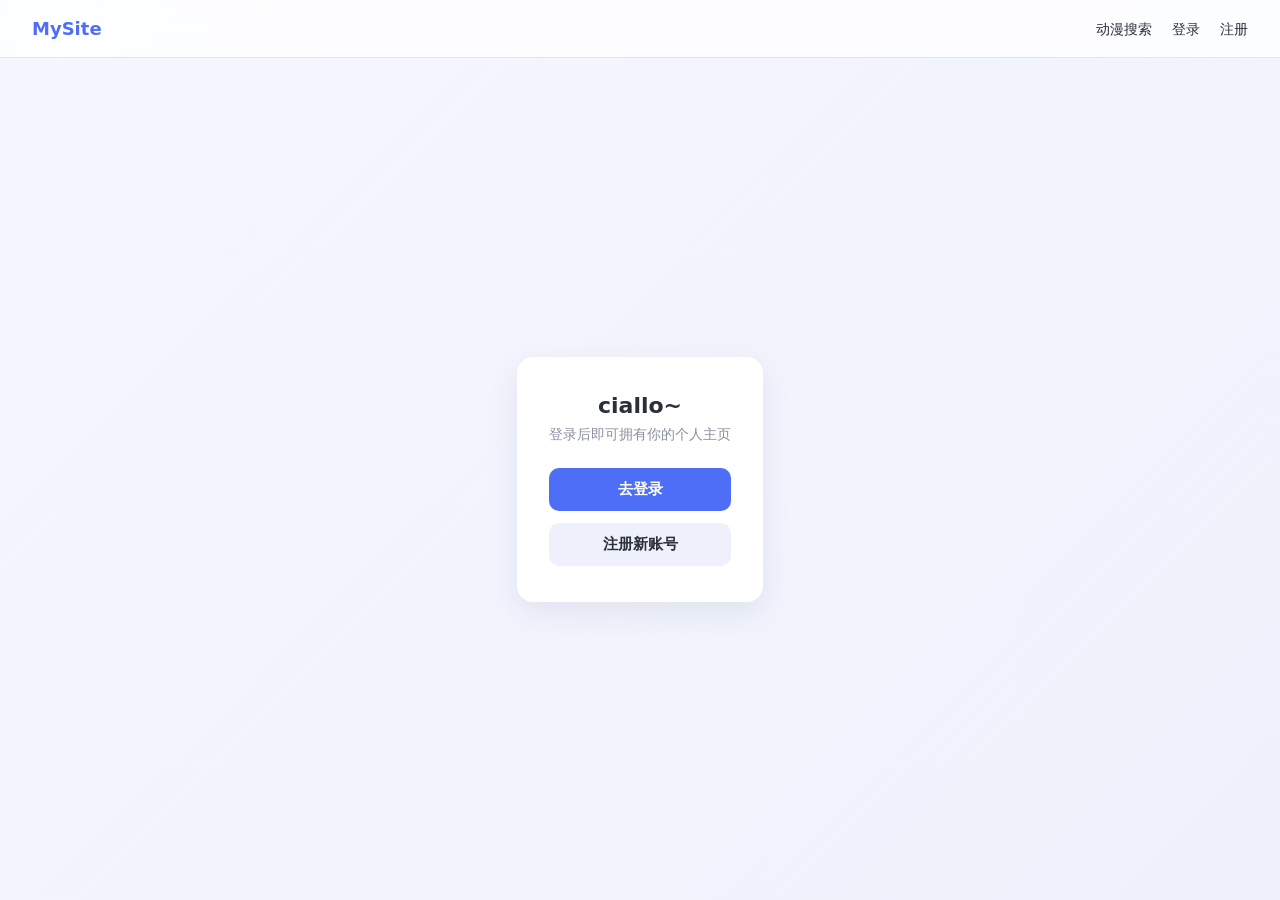
<file: 未命名/frontend/index.html>
<!DOCTYPE html>
<html lang="zh-CN">
<head>
  <meta charset="UTF-8" />
  <meta name="viewport" content="width=device-width, initial-scale=1.0" />
  <title>个人主页</title>
  <link rel="icon" type="image/svg+xml" href="favicon.svg" />
  <link rel="stylesheet" href="css/style.css" />
</head>
<body>
  <nav class="navbar">
    <a class="logo" href="index.html">MySite</a>
    <div class="nav-links" id="nav-links">
      <!-- 由 JS 根据登录状态渲染 -->
    </div>
  </nav>

  <main>
    <!-- 加载中（init 完成前显示，避免白屏） -->
    <div class="loading-tip" id="page-loading">加载中…</div>

    <!-- 加载失败（网络异常时显示，保留 token 供重试） -->
    <div class="card" id="error-view">
      <h1>加载失败</h1>
      <p class="subtitle">网络异常，无法加载用户信息，请检查网络后重试</p>
      <button class="btn" id="retry-btn">重试</button>
    </div>

    <!-- 未登录状态 -->
    <div class="card" id="guest-view">
      <h1>ciallo~</h1>
      <p class="subtitle">登录后即可拥有你的个人主页</p>
      <div class="guest-actions">
        <a class="btn btn-link" href="login.html">去登录</a>
        <a class="btn btn-secondary btn-link" href="register.html">注册新账号</a>
      </div>
    </div>

    <!-- 已登录状态：左侧设置 + 中间简介 -->
    <div class="profile-layout" id="user-view">
      <!-- 左栏：个人信息与账号设置 -->
      <aside class="card sidebar">
        <div class="sidebar-profile">
          <img id="avatar-img" class="avatar-img" alt="头像" />
          <div class="avatar" id="avatar">?</div>
          <div class="username" id="username">…</div>
          <div class="meta" id="meta"></div>
        </div>

        <hr />

        <div class="message" id="side-message"></div>

        <div class="section">
          <h3 class="section-title">更换头像</h3>
          <input type="file" id="avatar-input"
                 accept="image/png,image/jpeg,image/gif,image/webp" />
          <button class="btn btn-secondary" id="choose-avatar-btn">选择新头像</button>
          <p class="hint">支持 JPG / PNG / GIF / WebP，不超过 2MB</p>
        </div>

        <hr />

        <form id="password-form">
          <h3 class="section-title">修改密码</h3>
          <div class="form-group">
            <label for="old-password">原密码</label>
            <input type="password" id="old-password" autocomplete="current-password" required />
          </div>
          <div class="form-group">
            <label for="new-password">新密码</label>
            <input type="password" id="new-password" autocomplete="new-password" placeholder="至少 6 位" required />
          </div>
          <div class="form-group">
            <label for="confirm-password">确认新密码</label>
            <input type="password" id="confirm-password" autocomplete="new-password" required />
          </div>
          <button type="submit" class="btn" id="password-btn">修改密码</button>
        </form>

        <hr />

        <button class="btn btn-secondary" id="logout-btn">退出登录</button>
      </aside>

      <!-- 中间：个人简介 -->
      <section class="card content">
        <div class="content-header">
          <h2>个人简介</h2>
          <button class="btn-edit" id="edit-bio-btn">✎ 修改</button>
        </div>
        <div class="message" id="message"></div>
        <div class="bio empty" id="bio-text"></div>
      </section>
    </div>
  </main>

  <!-- 修改简介弹窗 -->
  <div class="modal-overlay" id="modal-overlay">
    <div class="modal" role="dialog" aria-modal="true">
      <div class="modal-header">
        <h3>修改个人简介</h3>
        <button class="modal-close" id="modal-close" title="关闭">×</button>
      </div>
      <textarea id="bio-input" maxlength="200" placeholder="介绍一下你自己吧…"></textarea>
      <div class="modal-footer">
        <span class="char-count" id="char-count">0/200</span>
        <div>
          <button class="btn btn-secondary modal-btn" id="bio-cancel">取消</button>
          <button class="btn modal-btn" id="bio-save">保存</button>
        </div>
      </div>
    </div>
  </div>

  <script src="js/api.js"></script>
  <script src="js/util.js"></script>
  <script src="js/index.js"></script>
</body>
</html>
</file>
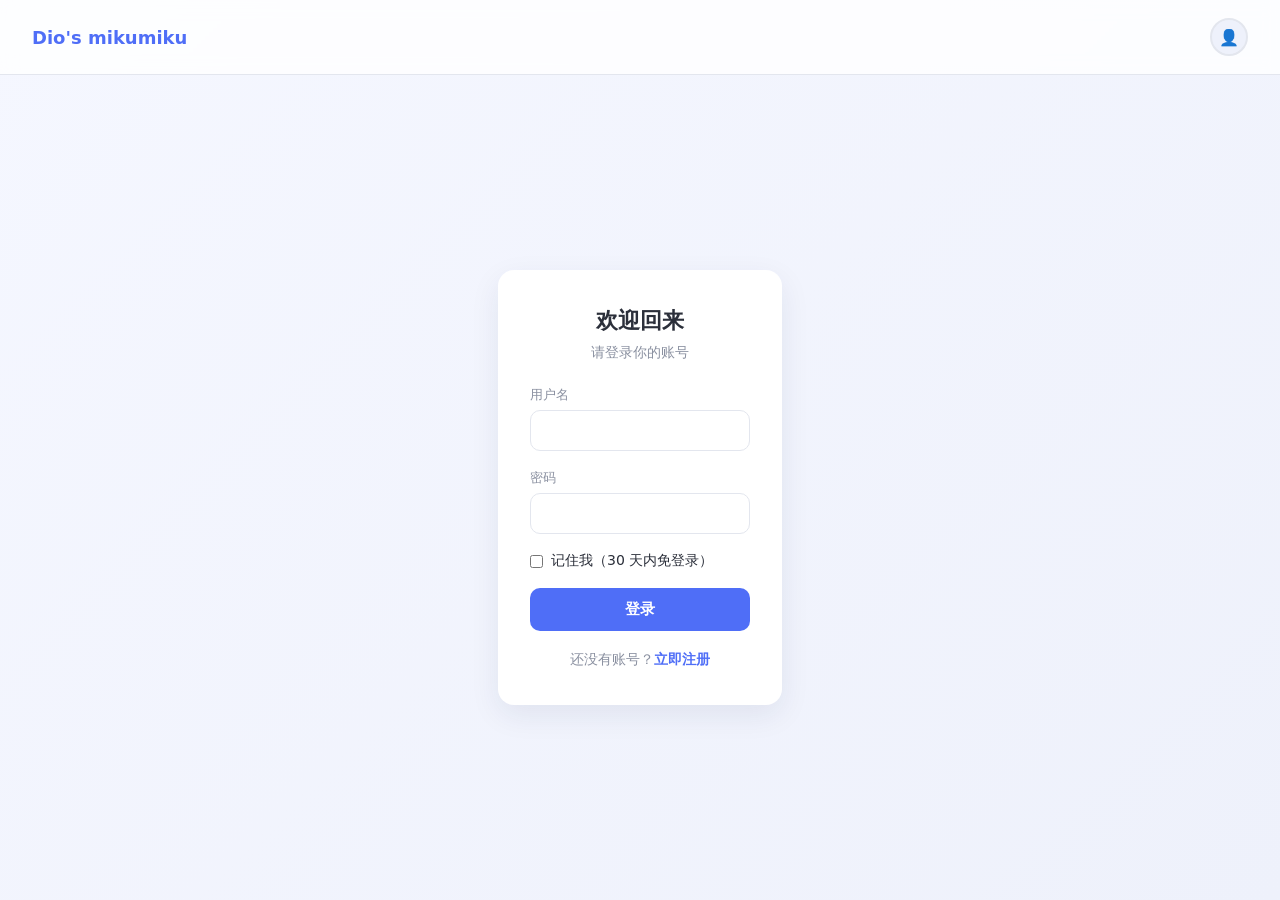
<file: dio's mikumiku v2.0.1/frontend/login.html>
<!DOCTYPE html>
<html lang="zh-CN">
<head>
  <meta charset="UTF-8" />
  <meta name="viewport" content="width=device-width, initial-scale=1.0" />
  <title>登录</title>
  <link rel="icon" type="image/svg+xml" href="favicon.svg" />
  <link rel="stylesheet" href="css/style.css" />
</head>
<body>
  <nav class="navbar">
    <a class="logo" href="index.html">Dio's mikumiku</a>
    <div class="nav-links" id="nav-links"><!-- JS 按登录态渲染 --></div>
  </nav>

  <main>
    <div class="card">
      <h1>欢迎回来</h1>
      <p class="subtitle">请登录你的账号</p>

      <div class="message" id="message"></div>

      <form id="login-form">
        <div class="form-group">
          <label for="username">用户名</label>
          <input type="text" id="username" name="username" autocomplete="username" required />
        </div>
        <div class="form-group">
          <label for="password">密码</label>
          <input type="password" id="password" name="password" autocomplete="current-password" required />
        </div>
        <div class="form-group remember-group">
          <label class="checkbox">
            <input type="checkbox" id="remember" name="remember" />
            记住我（30 天内免登录）
          </label>
        </div>
        <button type="submit" class="btn" id="submit-btn">登录</button>
      </form>

      <p class="switch-link">还没有账号？<a href="register.html">立即注册</a></p>
    </div>
  </main>

  <script src="js/api.js"></script>
  <script src="js/util.js"></script>
  <script src="js/login.js"></script>
</body>
</html>
</file>
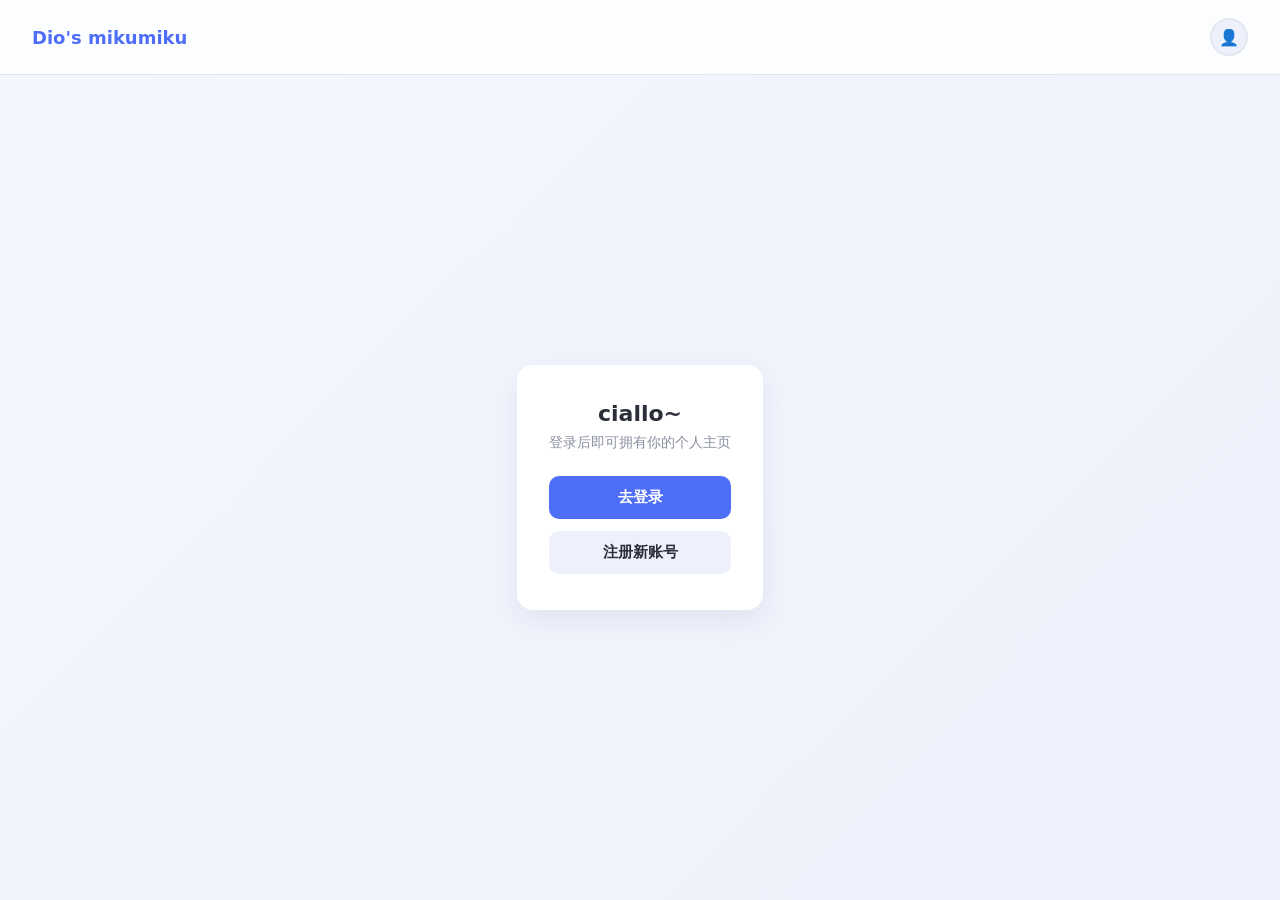
<file: dio's mikumiku v2.0.1/frontend/profile.html>
<!DOCTYPE html>
<html lang="zh-CN">
<head>
  <meta charset="UTF-8" />
  <meta name="viewport" content="width=device-width, initial-scale=1.0" />
  <title>个人主页</title>
  <link rel="icon" type="image/svg+xml" href="favicon.svg" />
  <link rel="stylesheet" href="css/style.css" />
</head>
<body>
  <nav class="navbar">
    <a class="logo" href="index.html">Dio's mikumiku</a>
    <div class="nav-links" id="nav-links">
      <!-- 由 JS 根据登录状态渲染 -->
    </div>
  </nav>

  <main>
    <!-- 加载中（init 完成前显示，避免白屏） -->
    <div class="loading-tip" id="page-loading">加载中…</div>

    <!-- 加载失败（网络异常时显示，保留 token 供重试） -->
    <div class="card" id="error-view">
      <h1>加载失败</h1>
      <p class="subtitle">网络异常，无法加载用户信息，请检查网络后重试</p>
      <button class="btn" id="retry-btn">重试</button>
    </div>

    <!-- 未登录状态 -->
    <div class="card" id="guest-view">
      <h1>ciallo~</h1>
      <p class="subtitle">登录后即可拥有你的个人主页</p>
      <div class="guest-actions">
        <a class="btn btn-link" href="login.html">去登录</a>
        <a class="btn btn-secondary btn-link" href="register.html">注册新账号</a>
      </div>
    </div>

    <!-- 已登录状态：左侧设置 + 中间简介 -->
    <div class="profile-layout" id="user-view">
      <!-- 左栏：个人信息与账号设置 -->
      <aside class="card sidebar">
        <div class="sidebar-profile">
          <img id="avatar-img" class="avatar-img" alt="头像" />
          <div class="avatar" id="avatar">?</div>
          <div class="username" id="username">…</div>
          <div class="meta" id="meta"></div>
        </div>

        <hr />

        <div class="message" id="side-message"></div>

        <div class="section">
          <h3 class="section-title">更换头像</h3>
          <input type="file" id="avatar-input"
                 accept="image/png,image/jpeg,image/gif,image/webp" />
          <button class="btn btn-secondary" id="choose-avatar-btn">选择新头像</button>
          <p class="hint">支持 JPG / PNG / GIF / WebP，不超过 2MB</p>
        </div>

        <hr />

        <form id="password-form">
          <h3 class="section-title">修改密码</h3>
          <div class="form-group">
            <label for="old-password">原密码</label>
            <input type="password" id="old-password" autocomplete="current-password" required />
          </div>
          <div class="form-group">
            <label for="new-password">新密码</label>
            <input type="password" id="new-password" autocomplete="new-password" placeholder="至少 6 位" required />
          </div>
          <div class="form-group">
            <label for="confirm-password">确认新密码</label>
            <input type="password" id="confirm-password" autocomplete="new-password" required />
          </div>
          <button type="submit" class="btn" id="password-btn">修改密码</button>
        </form>

        <hr />

        <button class="btn btn-secondary" id="logout-btn">退出登录</button>
      </aside>

      <!-- 中间：个人简介 -->
      <section class="card content">
        <div class="content-header">
          <h2>个人简介</h2>
          <button class="btn-edit" id="edit-bio-btn">✎ 修改</button>
        </div>
        <div class="message" id="message"></div>
        <div class="bio empty" id="bio-text"></div>
      </section>
    </div>
  </main>

  <!-- 修改简介弹窗 -->
  <div class="modal-overlay" id="modal-overlay">
    <div class="modal" role="dialog" aria-modal="true">
      <div class="modal-header">
        <h3>修改个人简介</h3>
        <button class="modal-close" id="modal-close" title="关闭">×</button>
      </div>
      <textarea id="bio-input" maxlength="200" placeholder="介绍一下你自己吧…"></textarea>
      <div class="modal-footer">
        <span class="char-count" id="char-count">0/200</span>
        <div>
          <button class="btn btn-secondary modal-btn" id="bio-cancel">取消</button>
          <button class="btn modal-btn" id="bio-save">保存</button>
        </div>
      </div>
    </div>
  </div>

  <script src="js/api.js"></script>
  <script src="js/util.js"></script>
  <script src="js/profile.js"></script>
</body>
</html>
</file>
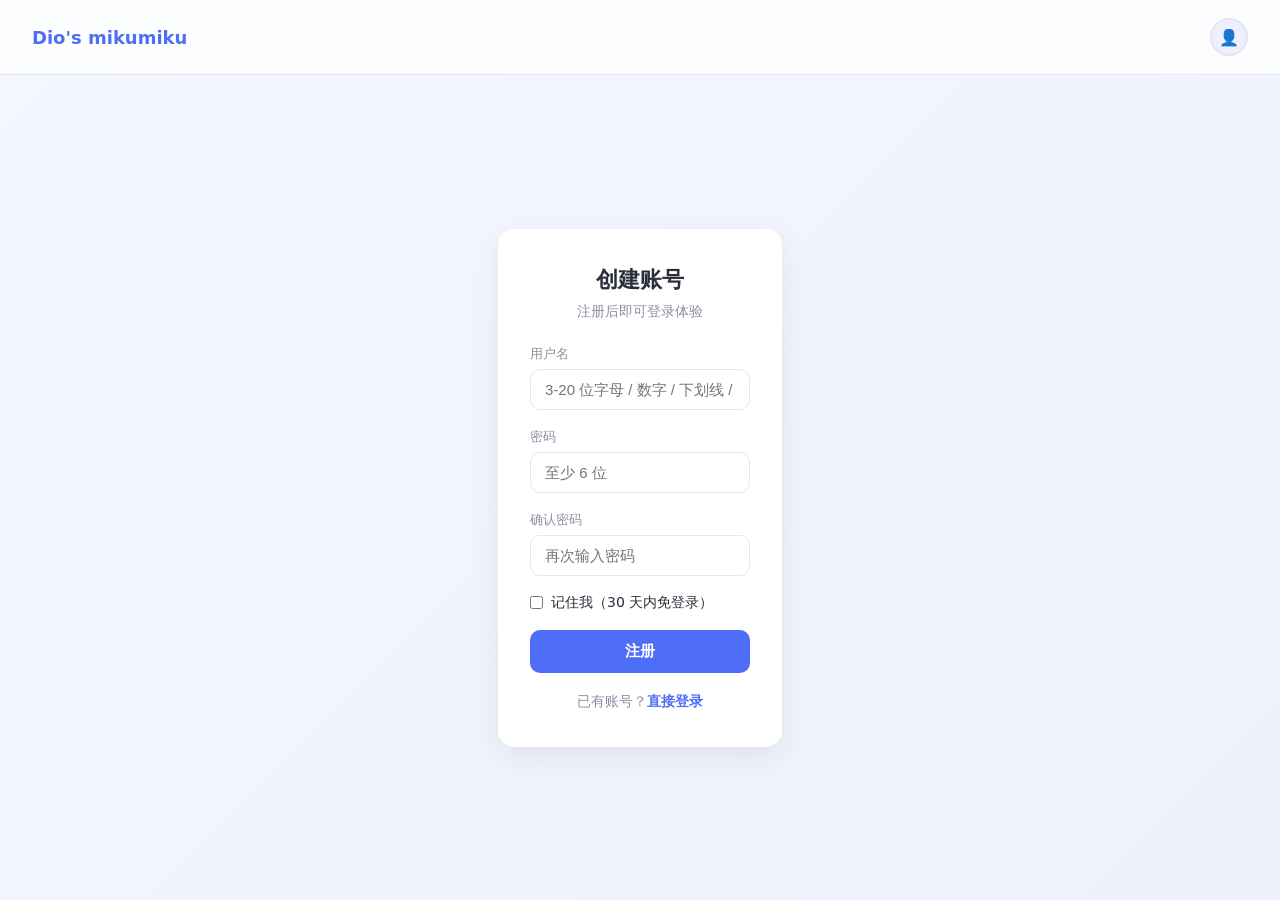
<file: dio's mikumiku v2.0.1/frontend/register.html>
<!DOCTYPE html>
<html lang="zh-CN">
<head>
  <meta charset="UTF-8" />
  <meta name="viewport" content="width=device-width, initial-scale=1.0" />
  <title>注册</title>
  <link rel="icon" type="image/svg+xml" href="favicon.svg" />
  <link rel="stylesheet" href="css/style.css" />
</head>
<body>
  <nav class="navbar">
    <a class="logo" href="index.html">Dio's mikumiku</a>
    <div class="nav-links" id="nav-links"><!-- JS 按登录态渲染 --></div>
  </nav>

  <main>
    <div class="card">
      <h1>创建账号</h1>
      <p class="subtitle">注册后即可登录体验</p>

      <div class="message" id="message"></div>

      <form id="register-form">
        <div class="form-group">
          <label for="username">用户名</label>
          <input type="text" id="username" name="username" autocomplete="username"
                 placeholder="3-20 位字母 / 数字 / 下划线 / 中文" required />
        </div>
        <div class="form-group">
          <label for="password">密码</label>
          <input type="password" id="password" name="password" autocomplete="new-password"
                 placeholder="至少 6 位" required />
        </div>
        <div class="form-group">
          <label for="confirm">确认密码</label>
          <input type="password" id="confirm" name="confirm" autocomplete="new-password"
                 placeholder="再次输入密码" required />
        </div>
        <div class="form-group remember-group">
          <label class="checkbox">
            <input type="checkbox" id="remember" name="remember" />
            记住我（30 天内免登录）
          </label>
        </div>
        <button type="submit" class="btn" id="submit-btn">注册</button>
      </form>

      <p class="switch-link">已有账号？<a href="login.html">直接登录</a></p>
    </div>
  </main>

  <script src="js/api.js"></script>
  <script src="js/util.js"></script>
  <script src="js/register.js"></script>
</body>
</html>
</file>
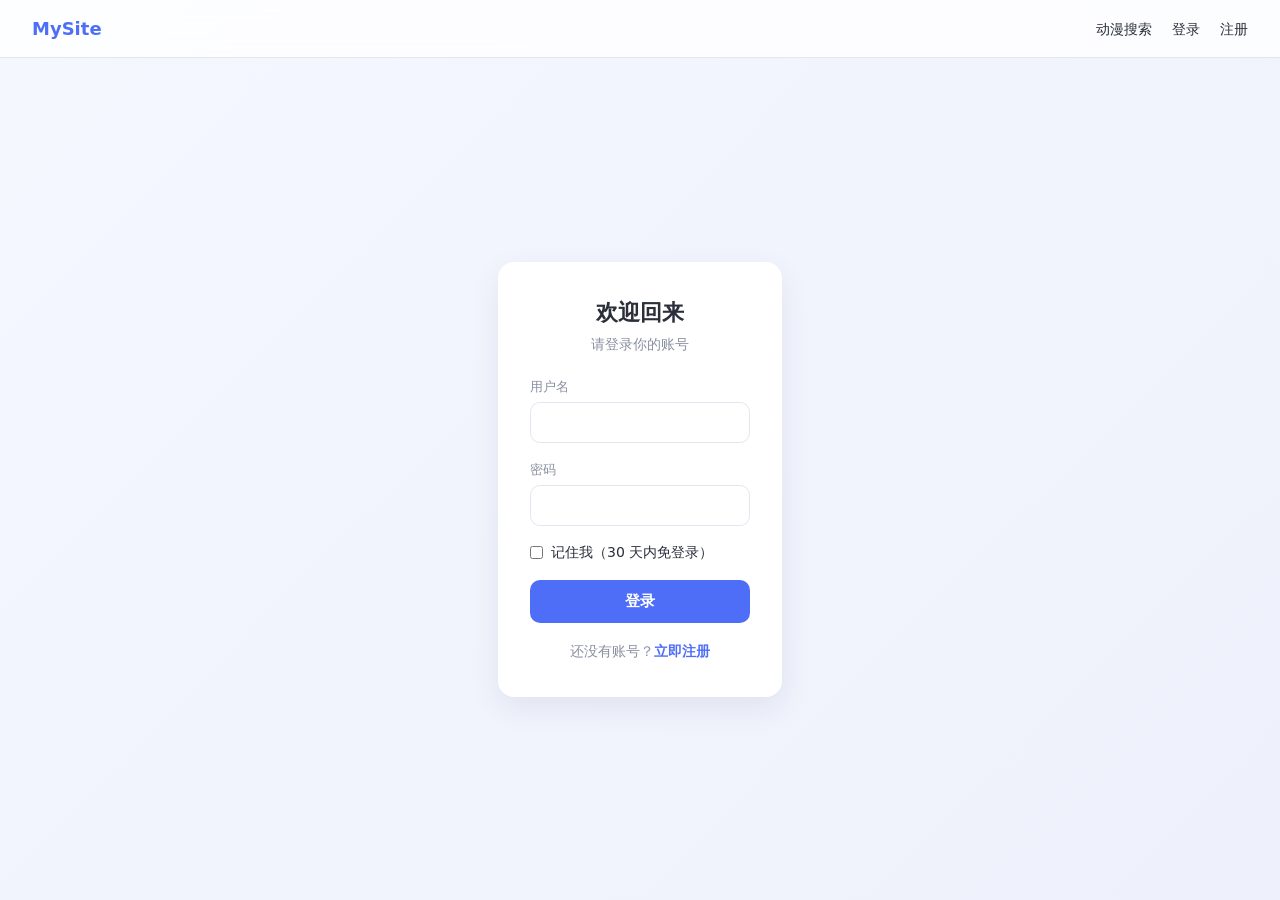
<file: 未命名/frontend/login.html>
<!DOCTYPE html>
<html lang="zh-CN">
<head>
  <meta charset="UTF-8" />
  <meta name="viewport" content="width=device-width, initial-scale=1.0" />
  <title>登录</title>
  <link rel="icon" type="image/svg+xml" href="favicon.svg" />
  <link rel="stylesheet" href="css/style.css" />
</head>
<body>
  <nav class="navbar">
    <a class="logo" href="index.html">MySite</a>
    <div class="nav-links" id="nav-links"><!-- JS 按登录态渲染 --></div>
  </nav>

  <main>
    <div class="card">
      <h1>欢迎回来</h1>
      <p class="subtitle">请登录你的账号</p>

      <div class="message" id="message"></div>

      <form id="login-form">
        <div class="form-group">
          <label for="username">用户名</label>
          <input type="text" id="username" name="username" autocomplete="username" required />
        </div>
        <div class="form-group">
          <label for="password">密码</label>
          <input type="password" id="password" name="password" autocomplete="current-password" required />
        </div>
        <div class="form-group remember-group">
          <label class="checkbox">
            <input type="checkbox" id="remember" name="remember" />
            记住我（30 天内免登录）
          </label>
        </div>
        <button type="submit" class="btn" id="submit-btn">登录</button>
      </form>

      <p class="switch-link">还没有账号？<a href="register.html">立即注册</a></p>
    </div>
  </main>

  <script src="js/api.js"></script>
  <script src="js/util.js"></script>
  <script src="js/login.js"></script>
</body>
</html>
</file>
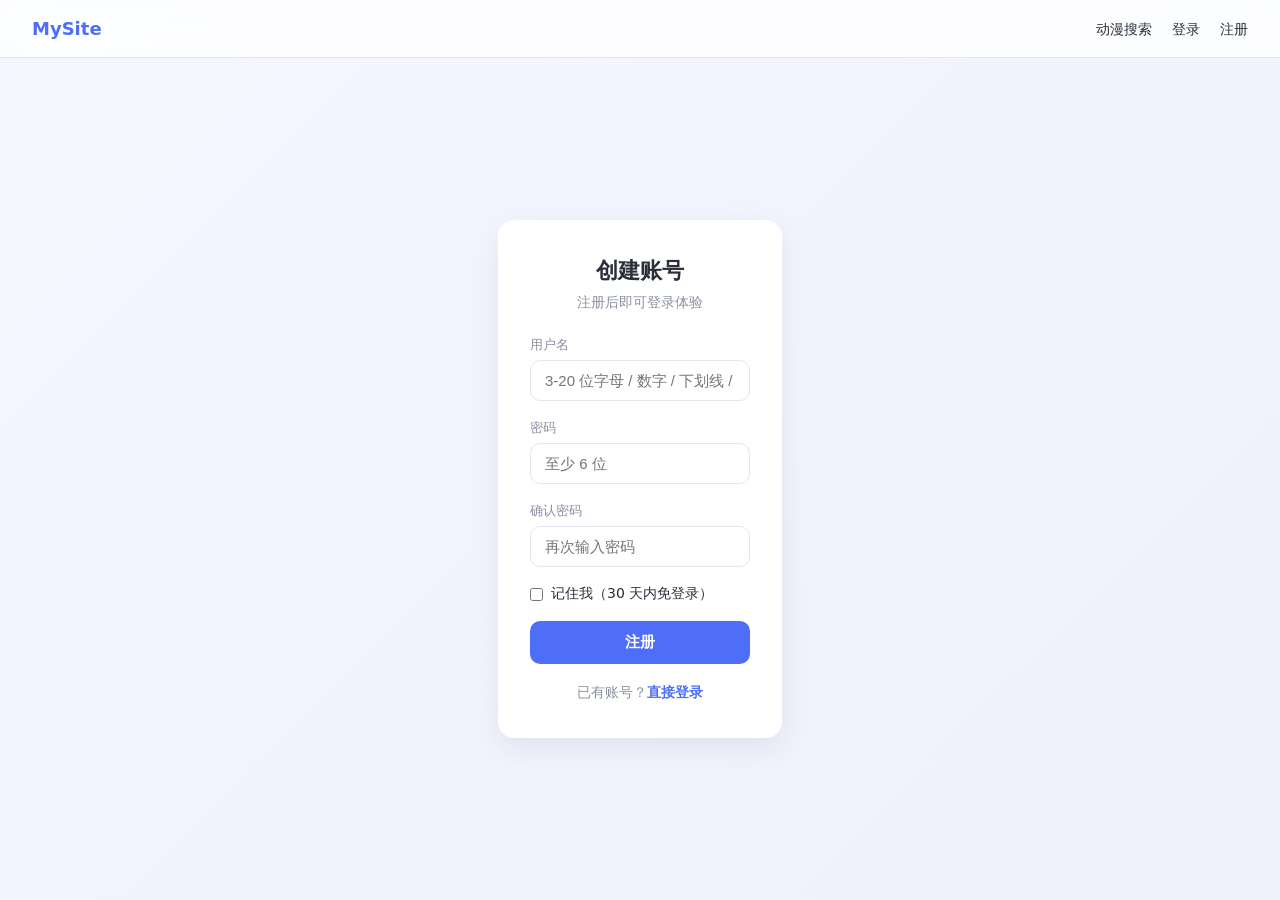
<file: 未命名/frontend/register.html>
<!DOCTYPE html>
<html lang="zh-CN">
<head>
  <meta charset="UTF-8" />
  <meta name="viewport" content="width=device-width, initial-scale=1.0" />
  <title>注册</title>
  <link rel="icon" type="image/svg+xml" href="favicon.svg" />
  <link rel="stylesheet" href="css/style.css" />
</head>
<body>
  <nav class="navbar">
    <a class="logo" href="index.html">MySite</a>
    <div class="nav-links" id="nav-links"><!-- JS 按登录态渲染 --></div>
  </nav>

  <main>
    <div class="card">
      <h1>创建账号</h1>
      <p class="subtitle">注册后即可登录体验</p>

      <div class="message" id="message"></div>

      <form id="register-form">
        <div class="form-group">
          <label for="username">用户名</label>
          <input type="text" id="username" name="username" autocomplete="username"
                 placeholder="3-20 位字母 / 数字 / 下划线 / 中文" required />
        </div>
        <div class="form-group">
          <label for="password">密码</label>
          <input type="password" id="password" name="password" autocomplete="new-password"
                 placeholder="至少 6 位" required />
        </div>
        <div class="form-group">
          <label for="confirm">确认密码</label>
          <input type="password" id="confirm" name="confirm" autocomplete="new-password"
                 placeholder="再次输入密码" required />
        </div>
        <div class="form-group remember-group">
          <label class="checkbox">
            <input type="checkbox" id="remember" name="remember" />
            记住我（30 天内免登录）
          </label>
        </div>
        <button type="submit" class="btn" id="submit-btn">注册</button>
      </form>

      <p class="switch-link">已有账号？<a href="login.html">直接登录</a></p>
    </div>
  </main>

  <script src="js/api.js"></script>
  <script src="js/util.js"></script>
  <script src="js/register.js"></script>
</body>
</html>
</file>
<file: 未命名/frontend/css/style.css>
/* ===== 全局样式 ===== */
:root {
  --primary: #4f6ef7;
  --primary-dark: #3b56d6;
  --text: #2b2f3a;
  --muted: #8a90a0;
  --border: #e3e6ee;
  --error: #e5484d;
  --success: #2f9e6e;
  --card-shadow: 0 10px 30px rgba(30, 41, 80, 0.08);
}

* {
  box-sizing: border-box;
  margin: 0;
  padding: 0;
}

body {
  font-family: "PingFang SC", "Microsoft YaHei", system-ui, -apple-system, sans-serif;
  color: var(--text);
  background: linear-gradient(135deg, #f5f7ff 0%, #eef1fb 100%);
  min-height: 100vh;
  display: flex;
  flex-direction: column;
  align-items: center;
}

/* 顶部导航 */
.navbar {
  width: 100%;
  padding: 18px 32px;
  display: flex;
  justify-content: space-between;
  align-items: center;
  background: rgba(255, 255, 255, 0.8);
  backdrop-filter: blur(8px);
  border-bottom: 1px solid var(--border);
}

.navbar .logo {
  font-weight: 700;
  font-size: 18px;
  color: var(--primary);
  text-decoration: none;
}

.navbar .nav-links a {
  margin-left: 20px;
  color: var(--text);
  text-decoration: none;
  font-size: 14px;
}

.navbar .nav-links a:hover {
  color: var(--primary);
}

/* 主体居中卡片 */
main {
  flex: 1;
  display: flex;
  justify-content: center;
  align-items: center;
  padding: 40px 16px;
}

.card {
  width: 100%;
  max-width: 380px;
  background: #fff;
  border-radius: 16px;
  box-shadow: var(--card-shadow);
  padding: 36px 32px;
}

.card h1 {
  font-size: 22px;
  margin-bottom: 8px;
  text-align: center;
}

.card .subtitle {
  text-align: center;
  color: var(--muted);
  font-size: 14px;
  margin-bottom: 24px;
}

/* 表单 */
.form-group {
  margin-bottom: 18px;
}

.form-group label {
  display: block;
  font-size: 13px;
  color: var(--muted);
  margin-bottom: 6px;
}

.form-group input {
  width: 100%;
  padding: 11px 14px;
  border: 1px solid var(--border);
  border-radius: 10px;
  font-size: 15px;
  outline: none;
  transition: border-color 0.2s, box-shadow 0.2s;
}

.form-group input:focus {
  border-color: var(--primary);
  box-shadow: 0 0 0 3px rgba(79, 110, 247, 0.15);
}

/* 按钮 */
.btn {
  display: inline-block;
  width: 100%;
  padding: 12px;
  border: none;
  border-radius: 10px;
  background: var(--primary);
  color: #fff;
  font-size: 15px;
  font-weight: 600;
  cursor: pointer;
  transition: background 0.2s;
}

.btn:hover:not(:disabled) {
  background: var(--primary-dark);
}

.btn:disabled {
  opacity: 0.6;
  cursor: not-allowed;
}

.btn-secondary {
  background: #eef1fb;
  color: var(--text);
}

/* 提示消息 */
.message {
  padding: 10px 12px;
  border-radius: 8px;
  font-size: 14px;
  margin-bottom: 16px;
  display: none;
}

.message.error {
  background: #fdecec;
  color: var(--error);
  display: block;
}

.message.success {
  background: #e7f6ef;
  color: var(--success);
  display: block;
}

/* 底部链接 */
.switch-link {
  text-align: center;
  font-size: 14px;
  color: var(--muted);
  margin-top: 20px;
}

.switch-link a {
  color: var(--primary);
  text-decoration: none;
  font-weight: 600;
}

/* 首页个人信息 */
/* 以下视图默认隐藏，由 index.js 按加载结果切换显示（JS 的 style.display 赋值会覆盖这里） */
#guest-view,
#user-view,
#error-view,
#modal-overlay {
  display: none;
}

#avatar-img,
#avatar-input {
  display: none;
}

/* 游客视图里的块级链接按钮 */
.guest-actions .btn-link {
  display: block;
  text-align: center;
  text-decoration: none;
}

.guest-actions .btn-link + .btn-link {
  margin-top: 12px;
}

.avatar {
  width: 72px;
  height: 72px;
  border-radius: 50%;
  background: var(--primary);
  color: #fff;
  font-size: 30px;
  font-weight: 700;
  display: flex;
  justify-content: center;
  align-items: center;
  margin: 0 auto 16px;
}

/* 真实头像图片（与 .avatar 同尺寸，二者显示其一） */
.avatar-img {
  width: 72px;
  height: 72px;
  border-radius: 50%;
  object-fit: cover;
  display: block;
  margin: 0 auto 16px;
}

.username {
  font-size: 20px;
  font-weight: 700;
  margin-bottom: 4px;
}

.meta {
  color: var(--muted);
  font-size: 13px;
  margin-bottom: 20px;
}

/* 记住我复选框 */
.remember-group .checkbox {
  display: flex;
  align-items: center;
  gap: 8px;
  font-size: 14px;
  color: var(--text);
  cursor: pointer;
  margin: 0;
}

.remember-group .checkbox input {
  width: auto;
  accent-color: var(--primary);
}

/* 设置区域 */
.section {
  text-align: center;
}

.section-title {
  font-size: 14px;
  font-weight: 600;
  color: var(--text);
  margin-bottom: 12px;
  text-align: left;
}

.hint {
  color: var(--muted);
  font-size: 12px;
  margin-top: 10px;
}

.card hr {
  border: none;
  border-top: 1px solid var(--border);
  margin: 20px 0;
}

/* ===== 个人主页：左栏 + 中间 双栏布局 ===== */
.profile-layout {
  display: grid;
  grid-template-columns: 300px 1fr;
  gap: 20px;
  width: 100%;
  max-width: 920px;
  align-items: start;
}

.sidebar {
  padding: 28px 24px;
}

.sidebar-profile {
  text-align: center;
}

.sidebar .btn {
  margin-top: 4px;
}

.content {
  padding: 28px;
  min-height: 320px;
}

.content-header {
  display: flex;
  justify-content: space-between;
  align-items: center;
  margin-bottom: 18px;
}

.content-header h2 {
  font-size: 18px;
}

.btn-edit {
  border: 1px solid var(--border);
  background: #fff;
  color: var(--primary);
  padding: 7px 14px;
  border-radius: 8px;
  font-size: 13px;
  cursor: pointer;
  transition: border-color 0.2s, background 0.2s;
}

.btn-edit:hover {
  border-color: var(--primary);
  background: #f5f7ff;
}

.bio {
  color: var(--text);
  font-size: 15px;
  line-height: 1.8;
  white-space: pre-wrap;
  word-break: break-word;
}

.bio.empty {
  color: var(--muted);
}

/* 窄屏时上下堆叠 */
@media (max-width: 720px) {
  .profile-layout {
    grid-template-columns: 1fr;
  }
}

/* ===== 修改简介弹窗 ===== */
.modal-overlay {
  position: fixed;
  inset: 0;
  background: rgba(20, 25, 40, 0.45);
  display: flex;
  justify-content: center;
  align-items: center;
  z-index: 100;
  padding: 16px;
}

.modal {
  background: #fff;
  border-radius: 14px;
  width: 100%;
  max-width: 480px;
  padding: 22px 24px;
  box-shadow: 0 20px 60px rgba(0, 0, 0, 0.2);
  animation: modal-pop 0.18s ease;
}

@keyframes modal-pop {
  from {
    transform: scale(0.95);
    opacity: 0;
  }
  to {
    transform: scale(1);
    opacity: 1;
  }
}

.modal-header {
  display: flex;
  justify-content: space-between;
  align-items: center;
  margin-bottom: 14px;
}

.modal-header h3 {
  font-size: 16px;
}

.modal-close {
  border: none;
  background: none;
  font-size: 24px;
  line-height: 1;
  color: var(--muted);
  cursor: pointer;
}

.modal-close:hover {
  color: var(--text);
}

#bio-input {
  width: 100%;
  min-height: 140px;
  resize: vertical;
  padding: 12px;
  border: 1px solid var(--border);
  border-radius: 10px;
  font-size: 14px;
  font-family: inherit;
  outline: none;
}

#bio-input:focus {
  border-color: var(--primary);
  box-shadow: 0 0 0 3px rgba(79, 110, 247, 0.15);
}

.modal-footer {
  display: flex;
  justify-content: space-between;
  align-items: center;
  margin-top: 12px;
}

.char-count {
  font-size: 12px;
  color: var(--muted);
}

.modal-btn {
  width: auto;
  display: inline-block;
  padding: 9px 18px;
  margin-left: 8px;
  font-size: 14px;
}

/* ===== 资源搜索页 ===== */
.search-main {
  align-items: flex-start;
}

.search-wrap {
  width: 100%;
  max-width: 920px;
}

.search-bar {
  display: flex;
  gap: 10px;
  padding: 16px;
  margin-bottom: 18px;
}

.search-input {
  flex: 1;
  padding: 11px 14px;
  border: 1px solid var(--border);
  border-radius: 10px;
  font-size: 15px;
  outline: none;
}

.search-input:focus {
  border-color: var(--primary);
  box-shadow: 0 0 0 3px rgba(79, 110, 247, 0.15);
}

.type-select {
  padding: 11px 12px;
  border: 1px solid var(--border);
  border-radius: 10px;
  font-size: 14px;
  background: #fff;
  outline: none;
  cursor: pointer;
}

.search-btn {
  width: auto;
  padding: 11px 26px;
}

.search-status {
  margin-bottom: 12px;
}

.loading-tip,
.empty-tip {
  text-align: center;
  color: var(--muted);
  padding: 40px 16px;
  font-size: 15px;
  background: #fff;
  border-radius: 12px;
  box-shadow: var(--card-shadow);
}

.empty-tip.error {
  color: var(--error);
}

/* 结果卡片 */
.result-list {
  display: flex;
  flex-direction: column;
  gap: 14px;
}

.res-card {
  padding: 18px 20px;
}

.res-top {
  display: flex;
  justify-content: space-between;
  align-items: center;
  margin-bottom: 10px;
}

.res-type {
  font-size: 12px;
  padding: 3px 10px;
  border-radius: 20px;
  background: #eef1fb;
  color: var(--primary);
  font-weight: 600;
}

.res-date {
  font-size: 12px;
  color: var(--muted);
}

.res-title {
  font-size: 14px;
  line-height: 1.6;
  color: var(--text);
  word-break: break-word;
  margin-bottom: 12px;
}

.res-meta {
  display: flex;
  gap: 18px;
  font-size: 13px;
  color: var(--muted);
  margin-bottom: 14px;
  flex-wrap: wrap;
}

.res-actions {
  display: flex;
  gap: 10px;
}

.res-actions .btn {
  width: auto;
  padding: 9px 18px;
  font-size: 14px;
  text-decoration: none;
  display: inline-block;
}

/* 分页 */
.pagination {
  display: flex;
  justify-content: center;
  align-items: center;
  gap: 16px;
  margin-top: 22px;
}

.page-btn {
  width: auto;
  padding: 9px 20px;
}

.page-info {
  font-size: 14px;
  color: var(--muted);
}

/* 轻提示 toast */
.toast {
  position: fixed;
  left: 50%;
  bottom: 40px;
  transform: translateX(-50%) translateY(20px);
  background: #2b2f3a;
  color: #fff;
  padding: 12px 22px;
  border-radius: 10px;
  font-size: 14px;
  opacity: 0;
  pointer-events: none;
  transition: opacity 0.25s, transform 0.25s;
  z-index: 200;
  box-shadow: 0 8px 24px rgba(0, 0, 0, 0.25);
}

.toast.show {
  opacity: 1;
  transform: translateX(-50%) translateY(0);
}

.toast.error {
  background: var(--error);
}

@media (max-width: 640px) {
  .search-bar {
    flex-direction: column;
  }
  .search-btn {
    width: 100%;
  }
}

/* ===== 番剧卡片网格 ===== */
.anime-grid {
  display: grid;
  grid-template-columns: repeat(auto-fill, minmax(150px, 1fr));
  gap: 18px;
}

.anime-card {
  display: block;
  padding: 10px;
  text-decoration: none;
  color: inherit;
  transition: transform 0.18s, box-shadow 0.18s;
  overflow: hidden;
}

.anime-card:hover {
  transform: translateY(-4px);
  box-shadow: 0 14px 34px rgba(30, 41, 80, 0.14);
}

.cover-wrap {
  position: relative;
  width: 100%;
  aspect-ratio: 2 / 3;
  border-radius: 10px;
  overflow: hidden;
  background: #eef1fb;
}

.anime-cover {
  width: 100%;
  height: 100%;
  object-fit: cover;
  display: block;
}

.cover-fallback {
  width: 100%;
  height: 100%;
  display: flex;
  justify-content: center;
  align-items: center;
  font-size: 40px;
  font-weight: 700;
  color: var(--primary);
  background: linear-gradient(135deg, #eef1fb, #e2e7fa);
}

.anime-info {
  padding: 10px 2px 2px;
}

.anime-title {
  font-size: 14px;
  font-weight: 600;
  line-height: 1.4;
  color: var(--text);
  display: -webkit-box;
  -webkit-line-clamp: 2;
  -webkit-box-orient: vertical;
  overflow: hidden;
  min-height: 39px;
}

.anime-sub {
  font-size: 12px;
  color: var(--muted);
  margin-top: 4px;
}

/* ===== 番剧详情页头部 ===== */
.back-link {
  display: inline-block;
  color: var(--primary);
  text-decoration: none;
  font-size: 14px;
  margin-bottom: 14px;
}

.anime-header {
  display: flex;
  gap: 20px;
  padding: 22px;
  margin-bottom: 18px;
  align-items: flex-start;
}

.header-cover {
  flex: 0 0 150px;
  width: 150px;
}

.header-info {
  flex: 1;
  min-width: 0;
}

.header-title {
  font-size: 22px;
  margin-bottom: 10px;
  word-break: break-word;
}

.header-sub {
  font-size: 14px;
  color: var(--primary);
  font-weight: 600;
  margin-bottom: 6px;
}

.header-native {
  font-size: 13px;
  color: var(--muted);
  word-break: break-word;
}

.section-label {
  font-size: 15px;
  font-weight: 700;
  color: var(--text);
  margin: 6px 2px 12px;
}

@media (max-width: 560px) {
  .anime-header {
    flex-direction: column;
    align-items: center;
    text-align: center;
  }
  .header-cover {
    width: 160px;
  }
}
</file>
<file: dio's mikumiku v2.0.1/frontend/css/style.css>
/* ===== 全局样式 ===== */
:root {
  --primary: #4f6ef7;
  --primary-dark: #3b56d6;
  --text: #2b2f3a;
  --muted: #8a90a0;
  --border: #e3e6ee;
  --error: #e5484d;
  --success: #2f9e6e;
  --card-shadow: 0 10px 30px rgba(30, 41, 80, 0.08);
}

* {
  box-sizing: border-box;
  margin: 0;
  padding: 0;
}

body {
  font-family: "PingFang SC", "Microsoft YaHei", system-ui, -apple-system, sans-serif;
  color: var(--text);
  background: linear-gradient(135deg, #f5f7ff 0%, #eef1fb 100%);
  min-height: 100vh;
  display: flex;
  flex-direction: column;
  align-items: center;
}

/* 顶部导航 */
.navbar {
  width: 100%;
  padding: 18px 32px;
  display: flex;
  justify-content: space-between;
  align-items: center;
  background: rgba(255, 255, 255, 0.8);
  backdrop-filter: blur(8px);
  border-bottom: 1px solid var(--border);
}

.navbar .logo {
  font-weight: 700;
  font-size: 18px;
  color: var(--primary);
  text-decoration: none;
}

.navbar .nav-links a {
  margin-left: 20px;
  color: var(--text);
  text-decoration: none;
  font-size: 14px;
}

.navbar .nav-links a:hover {
  color: var(--primary);
}

/* ===== 右上角头像菜单 ===== */
.nav-user {
  position: relative;
}

.nav-avatar-btn {
  width: 38px;
  height: 38px;
  border-radius: 50%;
  border: 2px solid var(--border);
  background: #eef1fb;
  padding: 0;
  cursor: pointer;
  overflow: hidden;
  display: flex;
  align-items: center;
  justify-content: center;
  font-size: 16px;
  transition: border-color 0.15s;
}

.nav-avatar-btn:hover {
  border-color: var(--primary);
}

.nav-avatar-img {
  width: 100%;
  height: 100%;
  object-fit: cover;
  display: block;
}

.nav-menu {
  display: none;
  position: absolute;
  right: 0;
  top: 48px;
  min-width: 120px;
  background: #fff;
  border: 1px solid var(--border);
  border-radius: 12px;
  box-shadow: var(--card-shadow);
  padding: 6px;
  z-index: 100;
}

.nav-menu.show {
  display: block;
}

/* 覆盖 .navbar .nav-links a 的外边距，菜单项做成整行可点的条目
   （specificity 相同，靠出现顺序取胜，勿移到导航规则之前） */
.nav-links .nav-menu a {
  display: block;
  margin: 0;
  padding: 8px 14px;
  border-radius: 8px;
  font-size: 14px;
  color: var(--text);
  text-decoration: none;
  white-space: nowrap;
}

.nav-links .nav-menu a:hover {
  background: #f0f3ff;
  color: var(--primary);
}

/* 主体居中卡片 */
main {
  flex: 1;
  display: flex;
  justify-content: center;
  align-items: center;
  padding: 40px 16px;
}

.card {
  width: 100%;
  max-width: 380px;
  background: #fff;
  border-radius: 16px;
  box-shadow: var(--card-shadow);
  padding: 36px 32px;
}

.card h1 {
  font-size: 22px;
  margin-bottom: 8px;
  text-align: center;
}

.card .subtitle {
  text-align: center;
  color: var(--muted);
  font-size: 14px;
  margin-bottom: 24px;
}

/* 表单 */
.form-group {
  margin-bottom: 18px;
}

.form-group label {
  display: block;
  font-size: 13px;
  color: var(--muted);
  margin-bottom: 6px;
}

.form-group input {
  width: 100%;
  padding: 11px 14px;
  border: 1px solid var(--border);
  border-radius: 10px;
  font-size: 15px;
  outline: none;
  transition: border-color 0.2s, box-shadow 0.2s;
}

.form-group input:focus {
  border-color: var(--primary);
  box-shadow: 0 0 0 3px rgba(79, 110, 247, 0.15);
}

/* 按钮 */
.btn {
  display: inline-block;
  width: 100%;
  padding: 12px;
  border: none;
  border-radius: 10px;
  background: var(--primary);
  color: #fff;
  font-size: 15px;
  font-weight: 600;
  cursor: pointer;
  transition: background 0.2s;
}

.btn:hover:not(:disabled) {
  background: var(--primary-dark);
}

.btn:disabled {
  opacity: 0.6;
  cursor: not-allowed;
}

.btn-secondary {
  background: #eef1fb;
  color: var(--text);
}

/* 提示消息 */
.message {
  padding: 10px 12px;
  border-radius: 8px;
  font-size: 14px;
  margin-bottom: 16px;
  display: none;
}

.message.error {
  background: #fdecec;
  color: var(--error);
  display: block;
}

.message.success {
  background: #e7f6ef;
  color: var(--success);
  display: block;
}

/* 底部链接 */
.switch-link {
  text-align: center;
  font-size: 14px;
  color: var(--muted);
  margin-top: 20px;
}

.switch-link a {
  color: var(--primary);
  text-decoration: none;
  font-weight: 600;
}

/* 首页个人信息 */
/* 以下视图默认隐藏，由 profile.js 按加载结果切换显示（JS 的 style.display 赋值会覆盖这里） */
#guest-view,
#user-view,
#error-view,
#modal-overlay {
  display: none;
}

#avatar-img,
#avatar-input {
  display: none;
}

/* 游客视图里的块级链接按钮 */
.guest-actions .btn-link {
  display: block;
  text-align: center;
  text-decoration: none;
}

.guest-actions .btn-link + .btn-link {
  margin-top: 12px;
}

.avatar {
  width: 72px;
  height: 72px;
  border-radius: 50%;
  background: var(--primary);
  color: #fff;
  font-size: 30px;
  font-weight: 700;
  display: flex;
  justify-content: center;
  align-items: center;
  margin: 0 auto 16px;
}

/* 真实头像图片（与 .avatar 同尺寸，二者显示其一） */
.avatar-img {
  width: 72px;
  height: 72px;
  border-radius: 50%;
  object-fit: cover;
  display: block;
  margin: 0 auto 16px;
}

.username {
  font-size: 20px;
  font-weight: 700;
  margin-bottom: 4px;
}

.meta {
  color: var(--muted);
  font-size: 13px;
  margin-bottom: 20px;
}

/* 记住我复选框 */
.remember-group .checkbox {
  display: flex;
  align-items: center;
  gap: 8px;
  font-size: 14px;
  color: var(--text);
  cursor: pointer;
  margin: 0;
}

.remember-group .checkbox input {
  width: auto;
  accent-color: var(--primary);
}

/* 设置区域 */
.section {
  text-align: center;
}

.section-title {
  font-size: 14px;
  font-weight: 600;
  color: var(--text);
  margin-bottom: 12px;
  text-align: left;
}

.hint {
  color: var(--muted);
  font-size: 12px;
  margin-top: 10px;
}

.card hr {
  border: none;
  border-top: 1px solid var(--border);
  margin: 20px 0;
}

/* ===== 个人主页：左栏 + 中间 双栏布局 ===== */
.profile-layout {
  display: grid;
  grid-template-columns: 300px 1fr;
  gap: 20px;
  width: 100%;
  max-width: 920px;
  align-items: start;
}

.sidebar {
  padding: 28px 24px;
}

.sidebar-profile {
  text-align: center;
}

.sidebar .btn {
  margin-top: 4px;
}

.content {
  padding: 28px;
  min-height: 320px;
}

.content-header {
  display: flex;
  justify-content: space-between;
  align-items: center;
  margin-bottom: 18px;
}

.content-header h2 {
  font-size: 18px;
}

.btn-edit {
  border: 1px solid var(--border);
  background: #fff;
  color: var(--primary);
  padding: 7px 14px;
  border-radius: 8px;
  font-size: 13px;
  cursor: pointer;
  transition: border-color 0.2s, background 0.2s;
}

.btn-edit:hover {
  border-color: var(--primary);
  background: #f5f7ff;
}

.bio {
  color: var(--text);
  font-size: 15px;
  line-height: 1.8;
  white-space: pre-wrap;
  word-break: break-word;
}

.bio.empty {
  color: var(--muted);
}

/* 窄屏时上下堆叠 */
@media (max-width: 720px) {
  .profile-layout {
    grid-template-columns: 1fr;
  }
}

/* ===== 修改简介弹窗 ===== */
.modal-overlay {
  position: fixed;
  inset: 0;
  background: rgba(20, 25, 40, 0.45);
  display: flex;
  justify-content: center;
  align-items: center;
  z-index: 100;
  padding: 16px;
}

.modal {
  background: #fff;
  border-radius: 14px;
  width: 100%;
  max-width: 480px;
  padding: 22px 24px;
  box-shadow: 0 20px 60px rgba(0, 0, 0, 0.2);
  animation: modal-pop 0.18s ease;
}

@keyframes modal-pop {
  from {
    transform: scale(0.95);
    opacity: 0;
  }
  to {
    transform: scale(1);
    opacity: 1;
  }
}

.modal-header {
  display: flex;
  justify-content: space-between;
  align-items: center;
  margin-bottom: 14px;
}

.modal-header h3 {
  font-size: 16px;
}

.modal-close {
  border: none;
  background: none;
  font-size: 24px;
  line-height: 1;
  color: var(--muted);
  cursor: pointer;
}

.modal-close:hover {
  color: var(--text);
}

#bio-input {
  width: 100%;
  min-height: 140px;
  resize: vertical;
  padding: 12px;
  border: 1px solid var(--border);
  border-radius: 10px;
  font-size: 14px;
  font-family: inherit;
  outline: none;
}

#bio-input:focus {
  border-color: var(--primary);
  box-shadow: 0 0 0 3px rgba(79, 110, 247, 0.15);
}

.modal-footer {
  display: flex;
  justify-content: space-between;
  align-items: center;
  margin-top: 12px;
}

.char-count {
  font-size: 12px;
  color: var(--muted);
}

.modal-btn {
  width: auto;
  display: inline-block;
  padding: 9px 18px;
  margin-left: 8px;
  font-size: 14px;
}

/* ===== 资源搜索页 ===== */
.search-main {
  align-items: flex-start;
}

.search-wrap {
  width: 100%;
  max-width: 920px;
}

.search-bar {
  display: flex;
  gap: 10px;
  padding: 16px;
  margin-bottom: 18px;
}

.search-input {
  flex: 1;
  padding: 11px 14px;
  border: 1px solid var(--border);
  border-radius: 10px;
  font-size: 15px;
  outline: none;
}

.search-input:focus {
  border-color: var(--primary);
  box-shadow: 0 0 0 3px rgba(79, 110, 247, 0.15);
}

.type-select {
  padding: 11px 12px;
  border: 1px solid var(--border);
  border-radius: 10px;
  font-size: 14px;
  background: #fff;
  outline: none;
  cursor: pointer;
}

.search-btn {
  width: auto;
  padding: 11px 26px;
}

.search-status {
  margin-bottom: 12px;
}

.loading-tip,
.empty-tip {
  text-align: center;
  color: var(--muted);
  padding: 40px 16px;
  font-size: 15px;
  background: #fff;
  border-radius: 12px;
  box-shadow: var(--card-shadow);
}

.empty-tip.error {
  color: var(--error);
}

/* 结果卡片 */
.result-list {
  display: flex;
  flex-direction: column;
  gap: 14px;
}

.res-card {
  padding: 18px 20px;
}

.res-top {
  display: flex;
  justify-content: space-between;
  align-items: center;
  margin-bottom: 10px;
}

.res-type {
  font-size: 12px;
  padding: 3px 10px;
  border-radius: 20px;
  background: #eef1fb;
  color: var(--primary);
  font-weight: 600;
}

.res-date {
  font-size: 12px;
  color: var(--muted);
}

.res-title {
  font-size: 14px;
  line-height: 1.6;
  color: var(--text);
  word-break: break-word;
  margin-bottom: 12px;
}

.res-meta {
  display: flex;
  gap: 18px;
  font-size: 13px;
  color: var(--muted);
  margin-bottom: 14px;
  flex-wrap: wrap;
}

.res-actions {
  display: flex;
  gap: 10px;
}

.res-actions .btn {
  width: auto;
  padding: 9px 18px;
  font-size: 14px;
  text-decoration: none;
  display: inline-block;
}

/* 分页 */
.pagination {
  display: flex;
  justify-content: center;
  align-items: center;
  gap: 16px;
  margin-top: 22px;
}

.page-btn {
  width: auto;
  padding: 9px 20px;
}

.page-info {
  font-size: 14px;
  color: var(--muted);
}

/* 轻提示 toast */
.toast {
  position: fixed;
  left: 50%;
  bottom: 40px;
  transform: translateX(-50%) translateY(20px);
  background: #2b2f3a;
  color: #fff;
  padding: 12px 22px;
  border-radius: 10px;
  font-size: 14px;
  opacity: 0;
  pointer-events: none;
  transition: opacity 0.25s, transform 0.25s;
  z-index: 200;
  box-shadow: 0 8px 24px rgba(0, 0, 0, 0.25);
}

.toast.show {
  opacity: 1;
  transform: translateX(-50%) translateY(0);
}

.toast.error {
  background: var(--error);
}

@media (max-width: 640px) {
  .search-bar {
    flex-direction: column;
  }
  .search-btn {
    width: 100%;
  }
}

/* ===== 番剧卡片网格 ===== */
.anime-grid {
  display: grid;
  grid-template-columns: repeat(6, 1fr); /* 固定一行六列 */
  gap: 18px;
}

/* 窄屏递减列数，避免卡片过挤 */
@media (max-width: 720px) {
  .anime-grid {
    grid-template-columns: repeat(3, 1fr);
  }
}

@media (max-width: 480px) {
  .anime-grid {
    grid-template-columns: repeat(2, 1fr);
  }
}

.anime-card {
  display: block;
  padding: 10px;
  text-decoration: none;
  color: inherit;
  transition: transform 0.18s, box-shadow 0.18s;
  overflow: hidden;
}

.anime-card:hover {
  transform: translateY(-4px);
  box-shadow: 0 14px 34px rgba(30, 41, 80, 0.14);
}

.cover-wrap {
  position: relative;
  width: 100%;
  aspect-ratio: 2 / 3;
  border-radius: 10px;
  overflow: hidden;
  background: #eef1fb;
}

.anime-cover {
  width: 100%;
  height: 100%;
  object-fit: cover;
  display: block;
}

.cover-fallback {
  width: 100%;
  height: 100%;
  display: flex;
  justify-content: center;
  align-items: center;
  font-size: 40px;
  font-weight: 700;
  color: var(--primary);
  background: linear-gradient(135deg, #eef1fb, #e2e7fa);
}

.anime-info {
  padding: 10px 2px 2px;
}

.anime-title {
  font-size: 14px;
  font-weight: 600;
  line-height: 1.4;
  color: var(--text);
  display: -webkit-box;
  -webkit-line-clamp: 2;
  -webkit-box-orient: vertical;
  overflow: hidden;
  min-height: 39px;
}

.anime-sub {
  font-size: 12px;
  color: var(--muted);
  margin-top: 4px;
}

/* ===== 番剧详情页头部 ===== */
.back-link {
  display: inline-block;
  color: var(--primary);
  text-decoration: none;
  font-size: 14px;
  margin-bottom: 14px;
}

.anime-header {
  display: flex;
  gap: 20px;
  padding: 22px;
  margin-bottom: 18px;
  align-items: flex-start;
}

.header-cover {
  flex: 0 0 150px;
  width: 150px;
}

.header-info {
  flex: 1;
  min-width: 0;
}

.header-title {
  font-size: 22px;
  margin-bottom: 10px;
  word-break: break-word;
}

.header-sub {
  font-size: 14px;
  color: var(--primary);
  font-weight: 600;
  margin-bottom: 6px;
}

.header-native {
  font-size: 13px;
  color: var(--muted);
  word-break: break-word;
}

.section-label {
  font-size: 15px;
  font-weight: 700;
  color: var(--text);
  margin: 6px 2px 12px;
}

@media (max-width: 560px) {
  .anime-header {
    flex-direction: column;
    align-items: center;
    text-align: center;
  }
  .header-cover {
    width: 160px;
  }
}

/* ===== 番剧详情页：左播放 / 右磁力 两栏 ===== */
.detail-wrap {
  width: 100%;
  max-width: 1280px;
}

.detail-layout {
  display: grid;
  grid-template-columns: 2fr 1fr; /* 播放器约 2/3、磁力列表约 1/3（即 1/2 屏 : 1/4 屏的比例） */
  gap: 20px;
  align-items: start;
}

/* 解开全局 .card 的 max-width:380px 枷锁（详情页宽卡片）。
   .res-card 必须作用域限定在 .detail-wrap 内：index.html 的兜底直搜列表
   复用同一模板，全局放开会连累它。 */
.anime-header {
  max-width: none;
}

.player-card {
  max-width: none;
  padding: 20px;
}

.detail-wrap .res-card {
  max-width: none;
}

#player {
  width: 100%;
  aspect-ratio: 16 / 9;
  background: #000;
  border-radius: 10px;
  display: block;
}

.player-empty {
  text-align: center;
  color: var(--muted);
  padding: 60px 16px;
  font-size: 14px;
}

.player-now {
  font-size: 14px;
  font-weight: 600;
  color: var(--primary);
  margin-top: 12px;
}

.player-tip {
  display: none;
  color: var(--error);
  font-size: 13px;
  margin-top: 8px;
}

.ep-label {
  margin: 16px 0 10px;
  font-size: 14px;
  font-weight: 700;
}

.ep-grid {
  display: grid;
  grid-template-columns: repeat(auto-fill, minmax(56px, 1fr));
  gap: 8px;
  max-height: 264px; /* 超长番选集可滚动 */
  overflow-y: auto;
}

.ep-btn {
  padding: 8px 0;
  border: 1px solid var(--border);
  border-radius: 8px;
  background: #fff;
  color: var(--text);
  font-size: 14px;
  cursor: pointer;
  transition: border-color 0.15s, background 0.15s, color 0.15s;
}

.ep-btn:hover {
  border-color: var(--primary);
  color: var(--primary);
}

.ep-btn.active {
  background: var(--primary);
  border-color: var(--primary);
  color: #fff;
}

@media (max-width: 900px) {
  .detail-layout {
    grid-template-columns: 1fr;
  }
}
</file>
